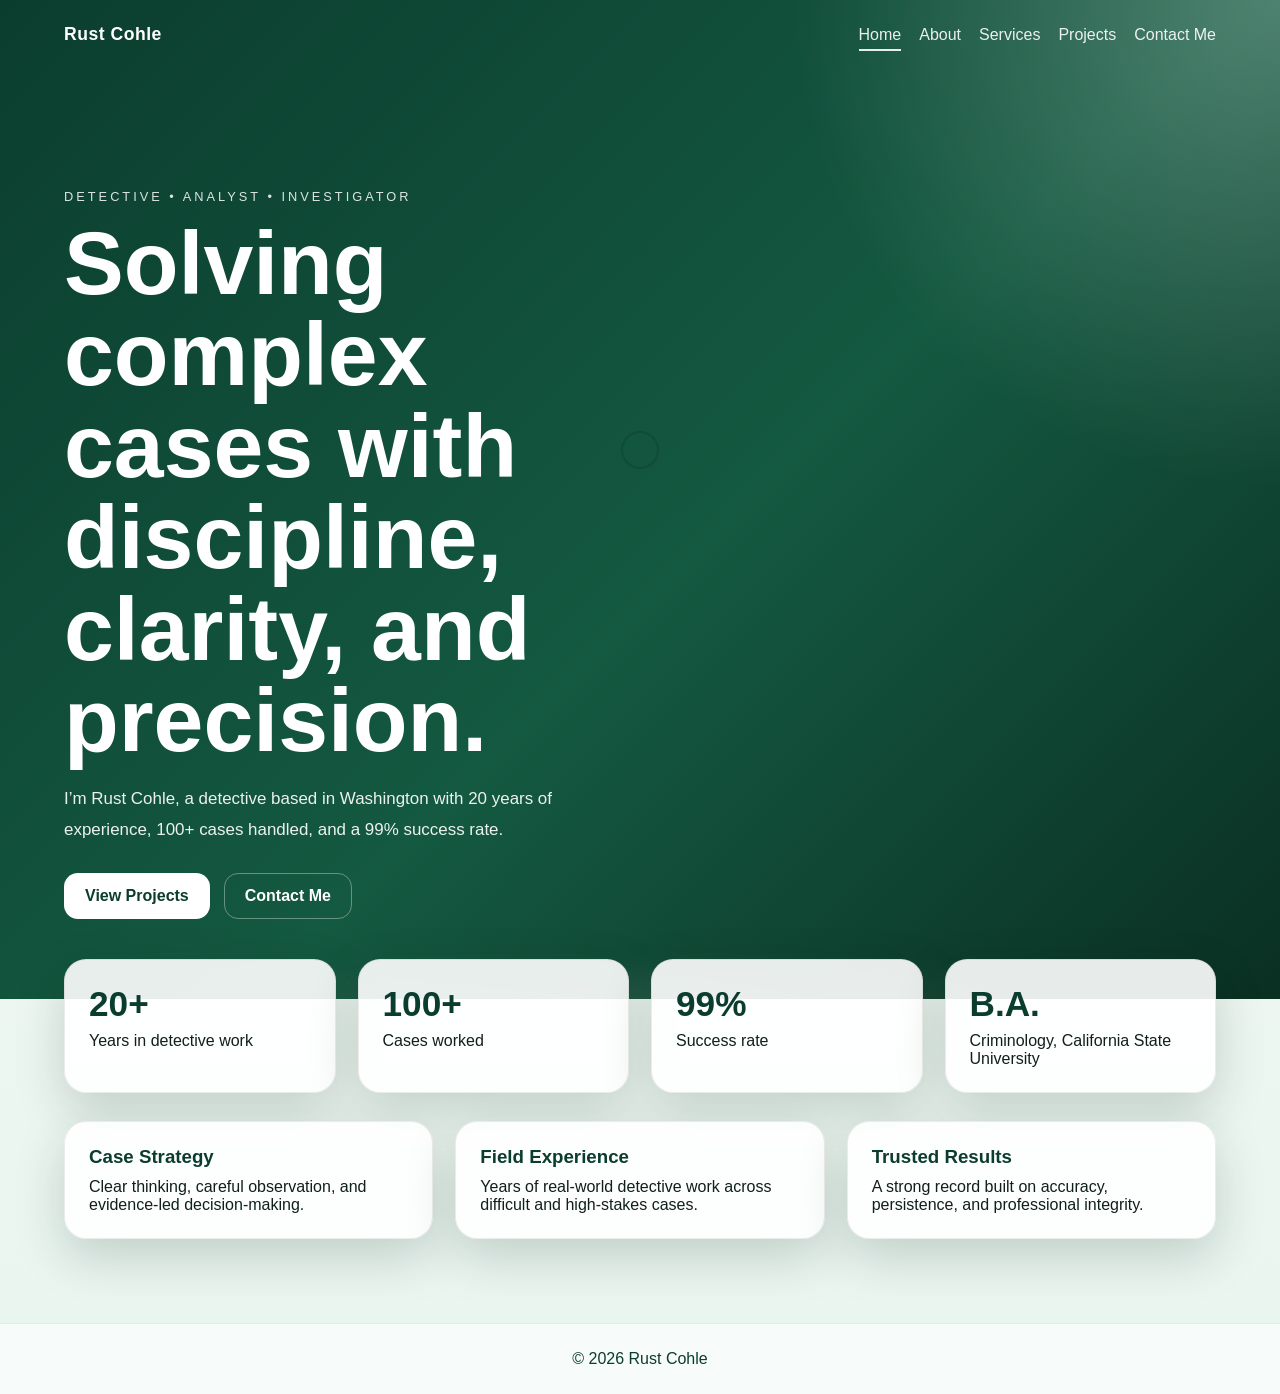
<file: index.html>
<!DOCTYPE html>
<html lang="en">
<head>
  <meta charset="UTF-8" />
  <meta name="viewport" content="width=device-width, initial-scale=1.0" />
  <title>Rust Cohle | Home</title>
  <link rel="stylesheet" href="style.css" />
</head>
<body>
  <div class="cursor"></div>
  <div class="cursor-follower"></div>

  <header class="site-header">
    <nav class="nav">
      <a class="brand" href="index.html">Rust Cohle</a>
      <button class="menu-toggle" aria-label="Toggle menu">Menu</button>
      <ul class="nav-links">
        <li><a href="index.html" class="active">Home</a></li>
        <li><a href="about.html">About</a></li>
        <li><a href="services.html">Services</a></li>
        <li><a href="projects.html">Projects</a></li>
        <li><a href="contact.html">Contact Me</a></li>
      </ul>
    </nav>

    <section class="hero reveal">
      <p class="eyebrow">Detective • Analyst • Investigator</p>
      <h1>Solving complex cases with discipline, clarity, and precision.</h1>
      <p class="lead">
        I’m Rust Cohle, a detective based in Washington with 20 years of experience, 100+ cases handled, and a 99% success rate.
      </p>
      <div class="hero-actions">
        <a class="btn btn-primary" href="projects.html">View Projects</a>
        <a class="btn btn-secondary" href="contact.html">Contact Me</a>
      </div>
    </section>
  </header>

  <main>
    <section class="stats-grid reveal">
      <article class="stat-card">
        <h2>20+</h2>
        <p>Years in detective work</p>
      </article>
      <article class="stat-card">
        <h2>100+</h2>
        <p>Cases worked</p>
      </article>
      <article class="stat-card">
        <h2>99%</h2>
        <p>Success rate</p>
      </article>
      <article class="stat-card">
        <h2>B.A.</h2>
        <p>Criminology, California State University</p>
      </article>
    </section>

    <section class="feature-grid reveal">
      <article class="feature-card">
        <h3>Case Strategy</h3>
        <p>Clear thinking, careful observation, and evidence-led decision-making.</p>
      </article>
      <article class="feature-card">
        <h3>Field Experience</h3>
        <p>Years of real-world detective work across difficult and high-stakes cases.</p>
      </article>
      <article class="feature-card">
        <h3>Trusted Results</h3>
        <p>A strong record built on accuracy, persistence, and professional integrity.</p>
      </article>
    </section>
  </main>

  <footer class="footer">
    <p>© 2026 Rust Cohle</p>
  </footer>

  <script src="main.js"></script>
</body>
</html>
</file>
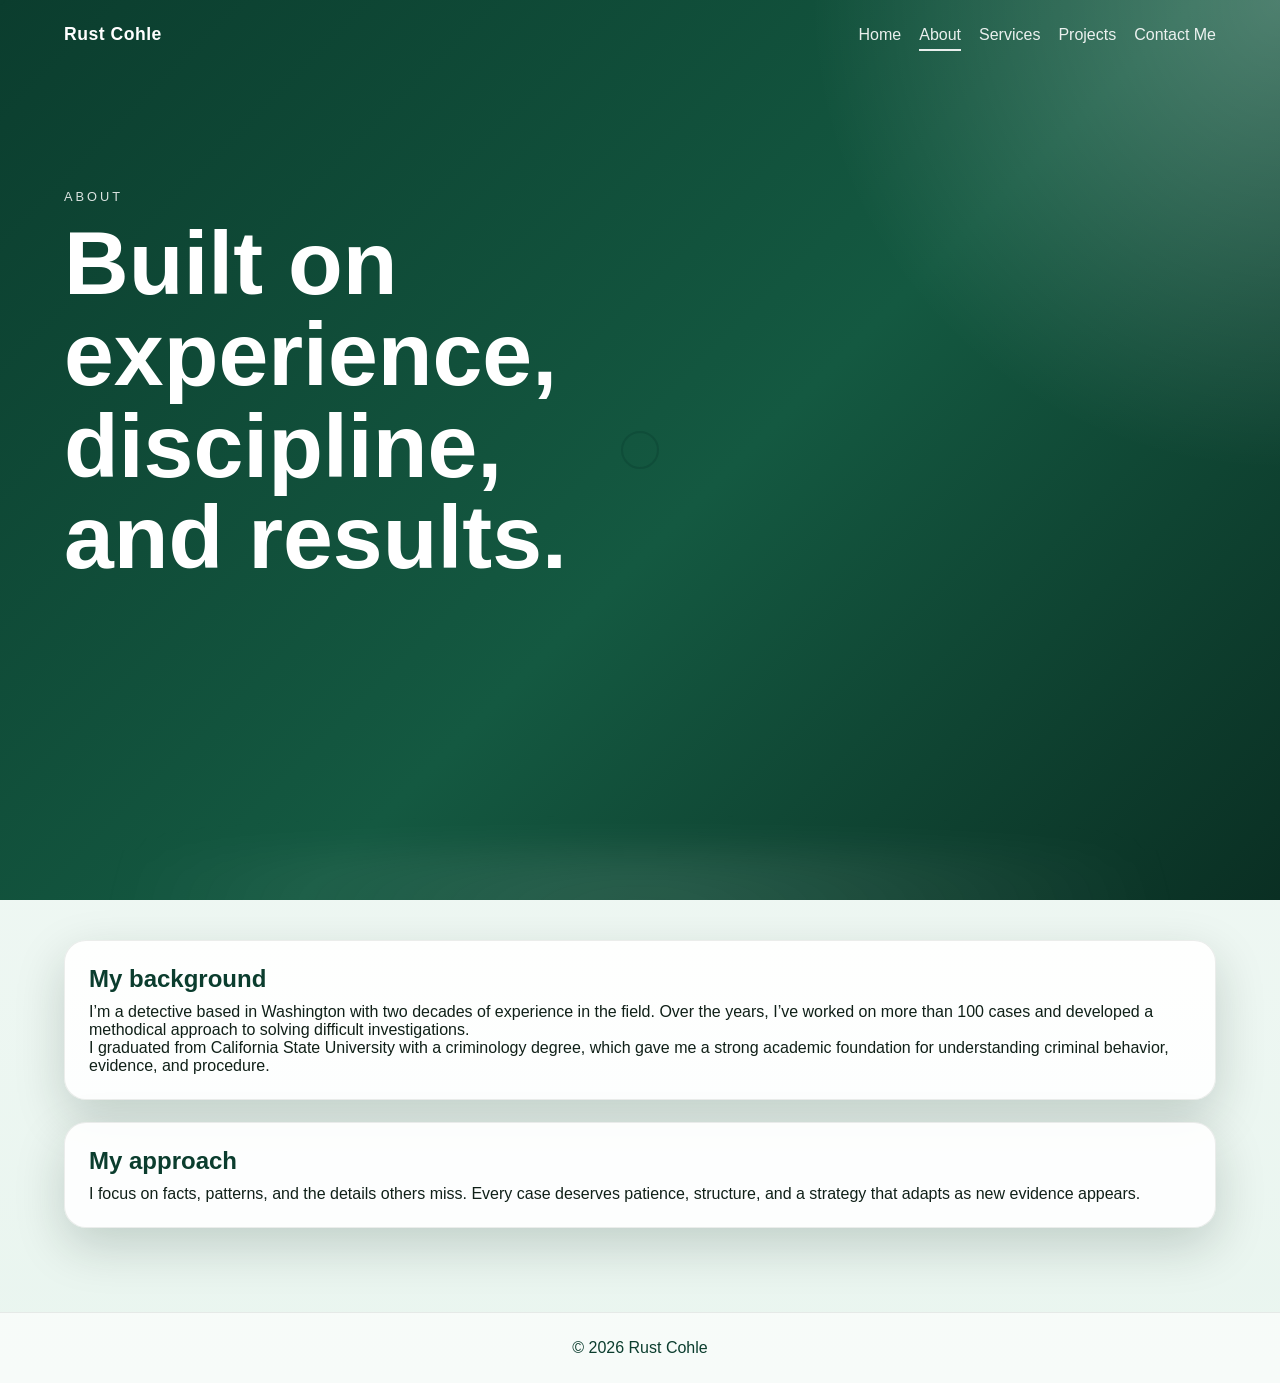
<file: about.html>
<!DOCTYPE html>
<html lang="en">
<head>
  <meta charset="UTF-8" />
  <meta name="viewport" content="width=device-width, initial-scale=1.0" />
  <title>Rust Cohle | About</title>
  <link rel="stylesheet" href="style.css" />
</head>
<body>
  <div class="cursor"></div>
  <div class="cursor-follower"></div>

  <header class="page-header">
    <nav class="nav">
      <a class="brand" href="index.html">Rust Cohle</a>
      <button class="menu-toggle" aria-label="Toggle menu">Menu</button>
      <ul class="nav-links">
        <li><a href="index.html">Home</a></li>
        <li><a href="about.html" class="active">About</a></li>
        <li><a href="services.html">Services</a></li>
        <li><a href="projects.html">Projects</a></li>
        <li><a href="contact.html">Contact Me</a></li>
      </ul>
    </nav>

    <section class="page-hero reveal">
      <p class="eyebrow">About</p>
      <h1>Built on experience, discipline, and results.</h1>
    </section>
  </header>

  <main class="content-wrap reveal">
    <section class="content-card">
      <h2>My background</h2>
      <p>
        I’m a detective based in Washington with two decades of experience in the field.
        Over the years, I’ve worked on more than 100 cases and developed a methodical approach
        to solving difficult investigations.
      </p>
      <p>
        I graduated from California State University with a criminology degree, which gave me
        a strong academic foundation for understanding criminal behavior, evidence, and procedure.
      </p>
    </section>

    <section class="content-card">
      <h2>My approach</h2>
      <p>
        I focus on facts, patterns, and the details others miss. Every case deserves patience,
        structure, and a strategy that adapts as new evidence appears.
      </p>
    </section>
  </main>

  <footer class="footer">
    <p>© 2026 Rust Cohle</p>
  </footer>

  <script src="main.js"></script>
</body>
</html>
</file>
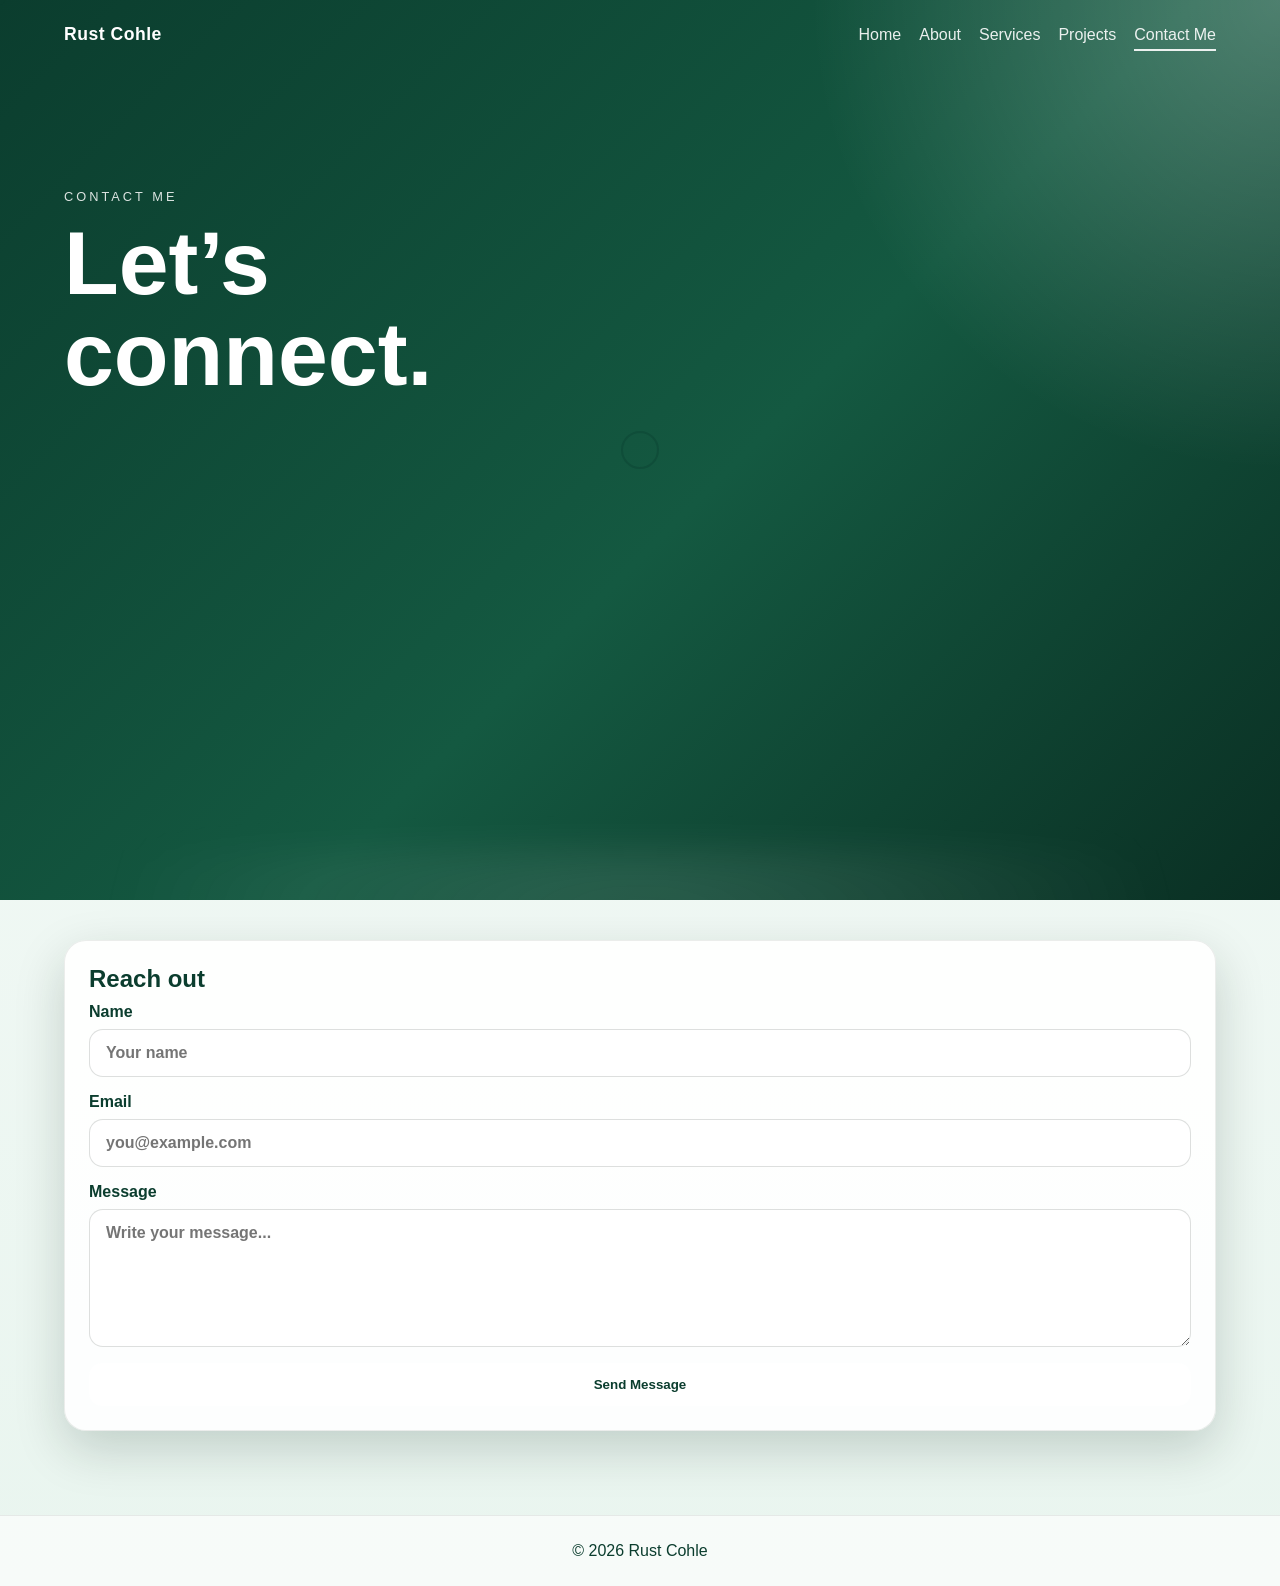
<file: contact.html>
<!DOCTYPE html>
<html lang="en">
<head>
  <meta charset="UTF-8" />
  <meta name="viewport" content="width=device-width, initial-scale=1.0" />
  <title>Rust Cohle | Contact Me</title>
  <link rel="stylesheet" href="style.css" />
</head>
<body>
  <div class="cursor"></div>
  <div class="cursor-follower"></div>

  <header class="page-header">
    <nav class="nav">
      <a class="brand" href="index.html">Rust Cohle</a>
      <button class="menu-toggle" aria-label="Toggle menu">Menu</button>
      <ul class="nav-links">
        <li><a href="index.html">Home</a></li>
        <li><a href="about.html">About</a></li>
        <li><a href="services.html">Services</a></li>
        <li><a href="projects.html">Projects</a></li>
        <li><a href="contact.html" class="active">Contact Me</a></li>
      </ul>
    </nav>

    <section class="page-hero reveal">
      <p class="eyebrow">Contact Me</p>
      <h1>Let’s connect.</h1>
    </section>
  </header>

  <main class="content-wrap reveal">
    <section class="content-card">
      <h2>Reach out</h2>
      <form class="contact-form">
        <label>
          Name
          <input type="text" placeholder="Your name" />
        </label>
        <label>
          Email
          <input type="email" placeholder="you@example.com" />
        </label>
        <label>
          Message
          <textarea rows="6" placeholder="Write your message..."></textarea>
        </label>
        <button type="button" class="btn btn-primary">Send Message</button>
      </form>
    </section>
  </main>

  <footer class="footer">
    <p>© 2026 Rust Cohle</p>
  </footer>

  <script src="main.js"></script>
</body>
</html>
</file>
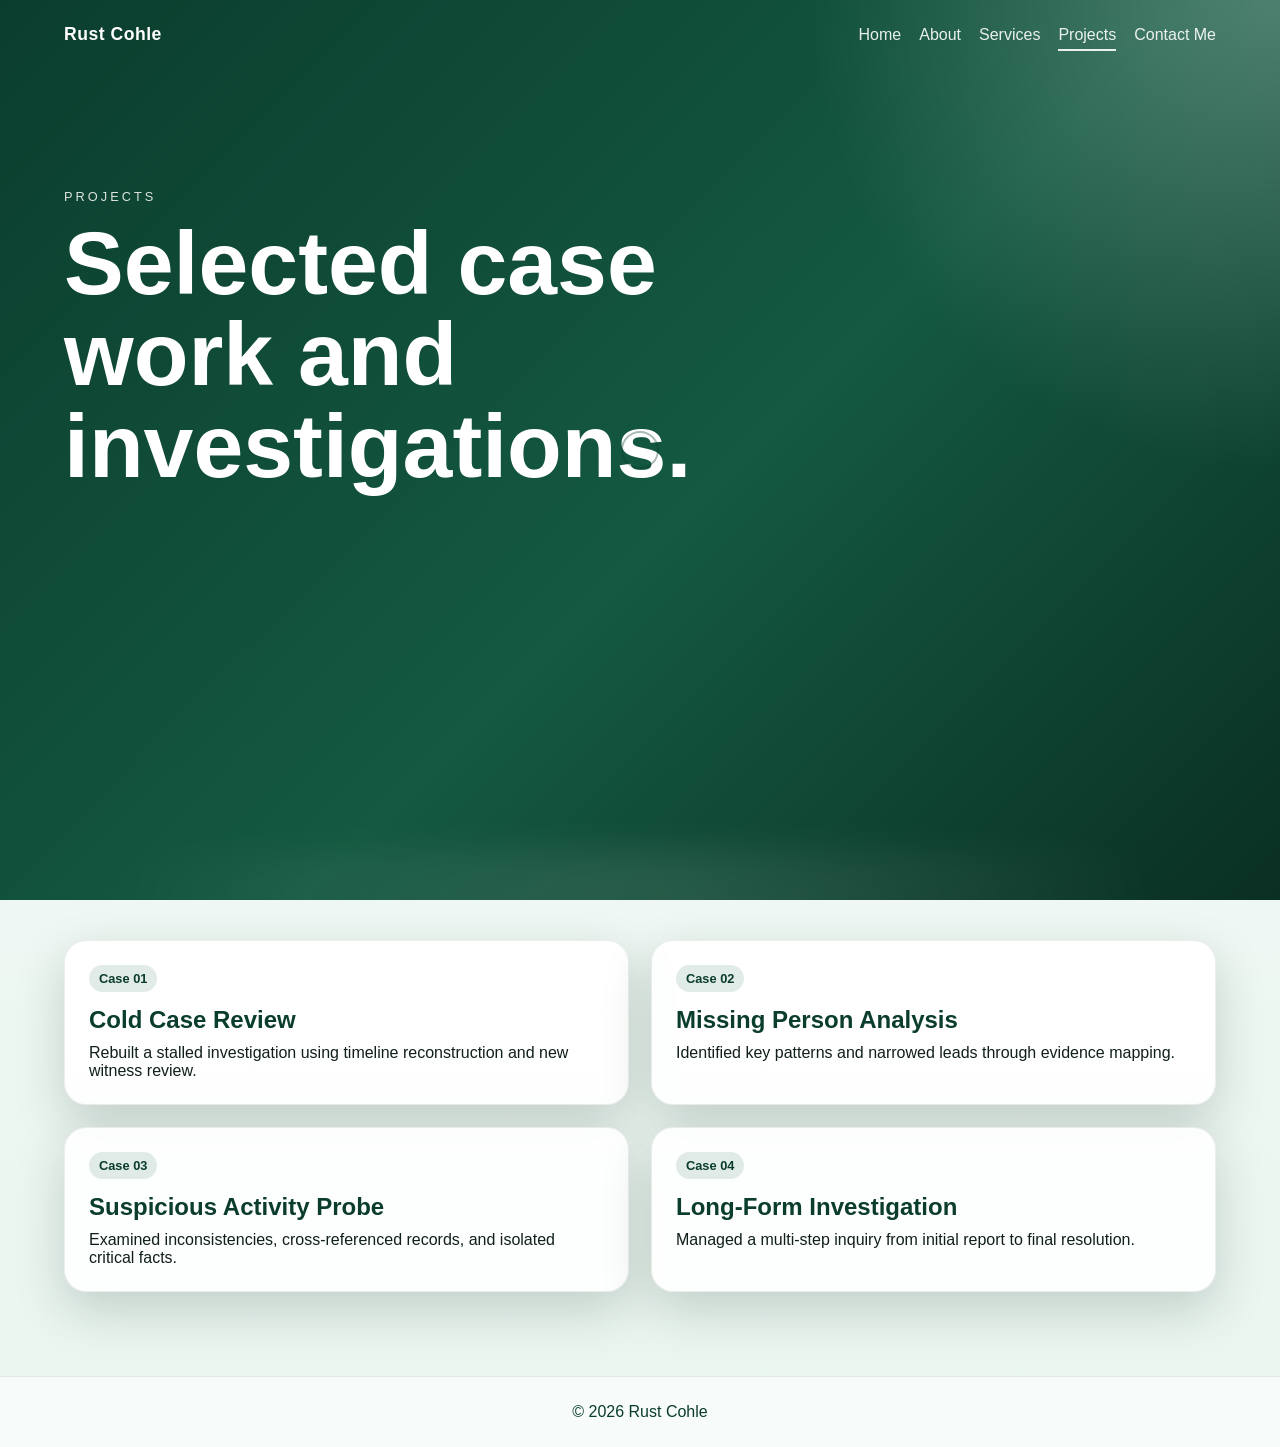
<file: projects.html>
<!DOCTYPE html>
<html lang="en">
<head>
  <meta charset="UTF-8" />
  <meta name="viewport" content="width=device-width, initial-scale=1.0" />
  <title>Rust Cohle | Projects</title>
  <link rel="stylesheet" href="style.css" />
</head>
<body>
  <div class="cursor"></div>
  <div class="cursor-follower"></div>

  <header class="page-header">
    <nav class="nav">
      <a class="brand" href="index.html">Rust Cohle</a>
      <button class="menu-toggle" aria-label="Toggle menu">Menu</button>
      <ul class="nav-links">
        <li><a href="index.html">Home</a></li>
        <li><a href="about.html">About</a></li>
        <li><a href="services.html">Services</a></li>
        <li><a href="projects.html" class="active">Projects</a></li>
        <li><a href="contact.html">Contact Me</a></li>
      </ul>
    </nav>

    <section class="page-hero reveal">
      <p class="eyebrow">Projects</p>
      <h1>Selected case work and investigations.</h1>
    </section>
  </header>

  <main class="content-wrap reveal">
    <section class="project-grid">
      <article class="content-card project-card">
        <span class="tag">Case 01</span>
        <h2>Cold Case Review</h2>
        <p>Rebuilt a stalled investigation using timeline reconstruction and new witness review.</p>
      </article>
      <article class="content-card project-card">
        <span class="tag">Case 02</span>
        <h2>Missing Person Analysis</h2>
        <p>Identified key patterns and narrowed leads through evidence mapping.</p>
      </article>
      <article class="content-card project-card">
        <span class="tag">Case 03</span>
        <h2>Suspicious Activity Probe</h2>
        <p>Examined inconsistencies, cross-referenced records, and isolated critical facts.</p>
      </article>
      <article class="content-card project-card">
        <span class="tag">Case 04</span>
        <h2>Long-Form Investigation</h2>
        <p>Managed a multi-step inquiry from initial report to final resolution.</p>
      </article>
    </section>
  </main>

  <footer class="footer">
    <p>© 2026 Rust Cohle</p>
  </footer>

  <script src="main.js"></script>
</body>
</html>
</file>
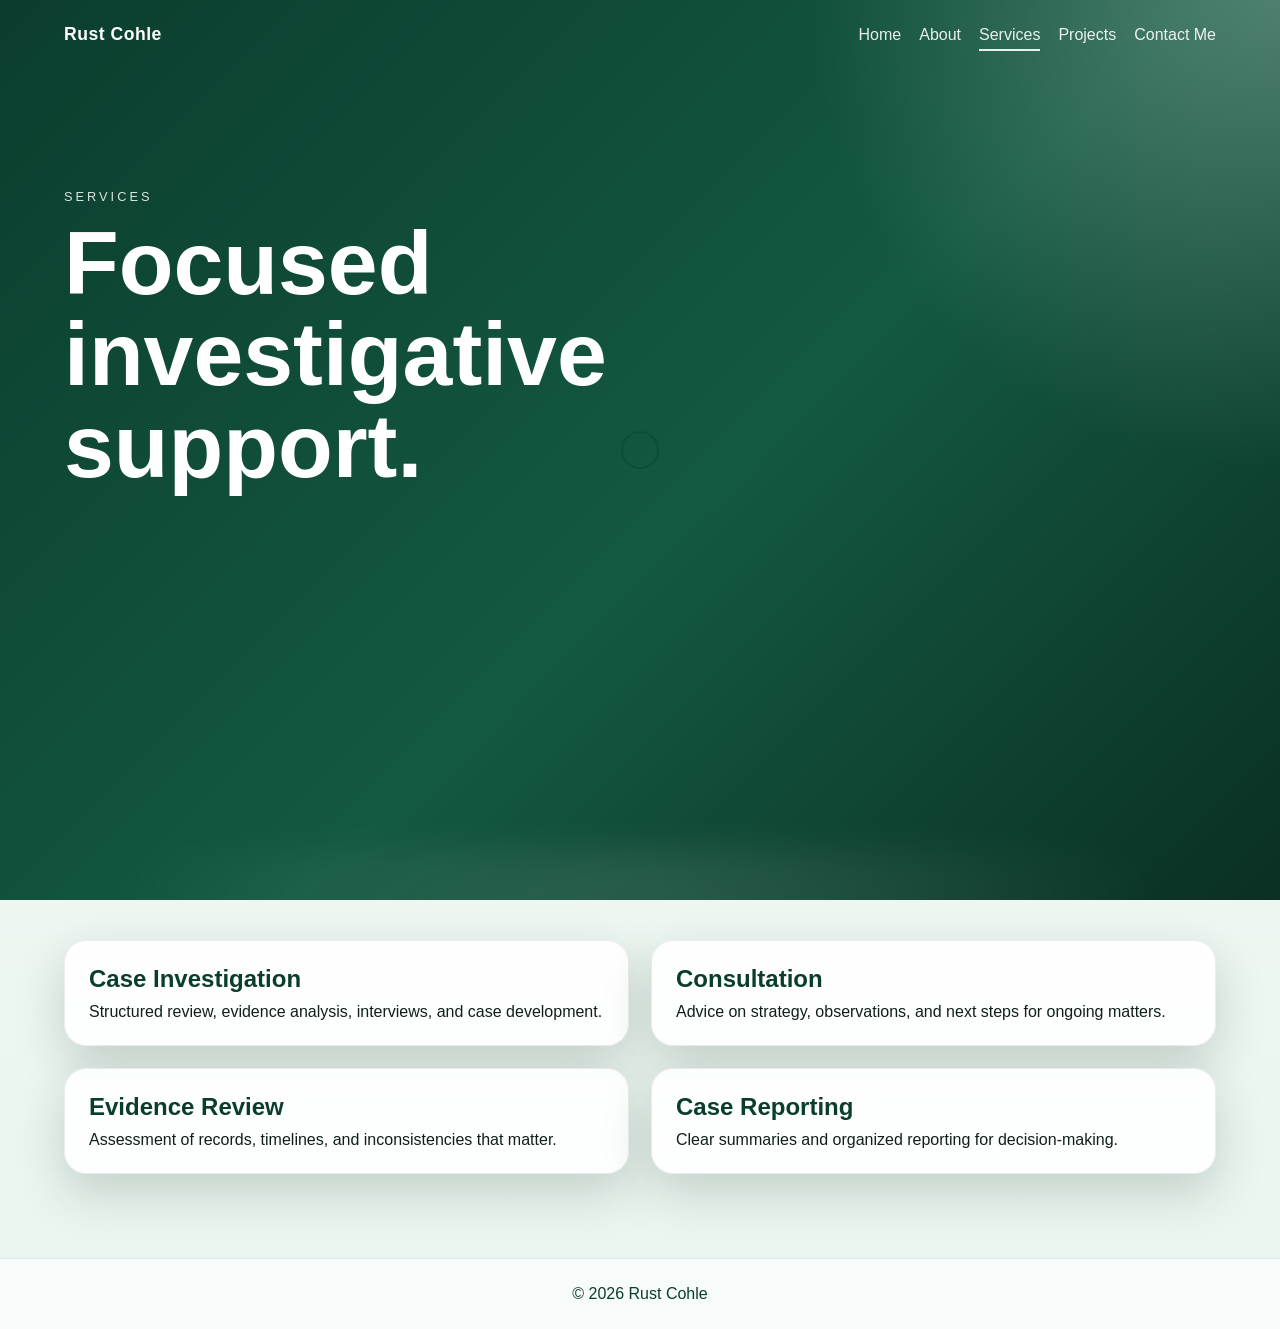
<file: services.html>
<!DOCTYPE html>
<html lang="en">
<head>
  <meta charset="UTF-8" />
  <meta name="viewport" content="width=device-width, initial-scale=1.0" />
  <title>Rust Cohle | Services</title>
  <link rel="stylesheet" href="style.css" />
</head>
<body>
  <div class="cursor"></div>
  <div class="cursor-follower"></div>

  <header class="page-header">
    <nav class="nav">
      <a class="brand" href="index.html">Rust Cohle</a>
      <button class="menu-toggle" aria-label="Toggle menu">Menu</button>
      <ul class="nav-links">
        <li><a href="index.html">Home</a></li>
        <li><a href="about.html">About</a></li>
        <li><a href="services.html" class="active">Services</a></li>
        <li><a href="projects.html">Projects</a></li>
        <li><a href="contact.html">Contact Me</a></li>
      </ul>
    </nav>

    <section class="page-hero reveal">
      <p class="eyebrow">Services</p>
      <h1>Focused investigative support.</h1>
    </section>
  </header>

  <main class="content-wrap reveal">
    <section class="service-grid">
      <article class="content-card service-card">
        <h2>Case Investigation</h2>
        <p>Structured review, evidence analysis, interviews, and case development.</p>
      </article>
      <article class="content-card service-card">
        <h2>Consultation</h2>
        <p>Advice on strategy, observations, and next steps for ongoing matters.</p>
      </article>
      <article class="content-card service-card">
        <h2>Evidence Review</h2>
        <p>Assessment of records, timelines, and inconsistencies that matter.</p>
      </article>
      <article class="content-card service-card">
        <h2>Case Reporting</h2>
        <p>Clear summaries and organized reporting for decision-making.</p>
      </article>
    </section>
  </main>

  <footer class="footer">
    <p>© 2026 Rust Cohle</p>
  </footer>

  <script src="main.js"></script>
</body>
</html>
</file>
<file: style.css>
:root{
  --green:#0b3d2e;
  --green-2:#145941;
  --white:#ffffff;
  --mint:#e9f5ef;
  --text:#102018;
  --shadow:0 18px 50px rgba(6, 31, 22, .18);
}

*{box-sizing:border-box;margin:0;padding:0}
html{scroll-behavior:smooth}
body{
  font-family: Inter, Arial, sans-serif;
  background: linear-gradient(180deg, #f7fbf9 0%, var(--mint) 100%);
  color:var(--text);
  overflow-x:hidden;
  cursor:none;
}

a, button, input, textarea { cursor:none; }

a{text-decoration:none;color:inherit}
img{max-width:100%;display:block}

.cursor,.cursor-follower{
  position:fixed; top:0; left:0; pointer-events:none; z-index:9999;
  border-radius:50%; transform:translate(-50%,-50%);
}
.cursor{
  width:10px;height:10px;background:var(--green);
}
.cursor-follower{
  width:38px;height:38px;border:2px solid rgba(11,61,46,.35);
  transition:transform .12s ease, width .2s ease, height .2s ease, background .2s ease;
}

.site-header,.page-header{
  min-height:100vh;
  background:
    radial-gradient(circle at top right, rgba(255,255,255,.25), transparent 30%),
    linear-gradient(135deg, var(--green) 0%, var(--green-2) 55%, #0a2f23 100%);
  color:var(--white);
  position:relative;
  overflow:hidden;
}
.site-header::after,.page-header::after{
  content:"";
  position:absolute; inset:auto -20% -30% -20%;
  height:320px;
  background: radial-gradient(circle, rgba(255,255,255,.12), transparent 60%);
  filter: blur(18px);
}

.nav{
  max-width:1200px;margin:0 auto;padding:24px;
  display:flex;align-items:center;justify-content:space-between;gap:20px;position:relative;z-index:2;
}
.brand{font-weight:800;letter-spacing:.5px;font-size:1.1rem}
.nav-links{list-style:none;display:flex;gap:18px;align-items:center}
.nav-links a{opacity:.9;position:relative;padding:8px 0}
.nav-links a::after{
  content:"";position:absolute;left:0;bottom:0;width:100%;height:2px;
  background:var(--white);transform:scaleX(0);transform-origin:left;transition:transform .25s ease;
}
.nav-links a:hover::after,.nav-links a.active::after{transform:scaleX(1)}
.menu-toggle{display:none;background:rgba(255,255,255,.12);border:1px solid rgba(255,255,255,.2);color:var(--white);padding:10px 14px;border-radius:12px}

.hero,.page-hero{
  max-width:1200px;margin:0 auto;padding:120px 24px 80px;position:relative;z-index:2;
}
.eyebrow{
  text-transform:uppercase;letter-spacing:3px;font-size:.8rem;opacity:.85;margin-bottom:14px
}
.hero h1,.page-hero h1{
  font-size:clamp(2.8rem,7vw,5.8rem);line-height:1.02;max-width:12ch;margin-bottom:18px
}
.lead{max-width:58ch;font-size:1.06rem;line-height:1.8;opacity:.92;margin-bottom:28px}
.hero-actions{display:flex;gap:14px;flex-wrap:wrap}

.btn{
  display:inline-flex;align-items:center;justify-content:center;
  padding:13px 20px;border-radius:14px;border:1px solid transparent;
  font-weight:700;transition:transform .25s ease, box-shadow .25s ease, background .25s ease;
}
.btn:hover{transform:translateY(-3px) scale(1.02);box-shadow:var(--shadow)}
.btn-primary{background:var(--white);color:var(--green)}
.btn-secondary{background:transparent;color:var(--white);border-color:rgba(255,255,255,.35)}

main{max-width:1200px;margin:0 auto;padding:0 24px 84px}
.stats-grid,.feature-grid,.service-grid,.project-grid{
  display:grid;gap:22px;margin-top:-40px;position:relative;z-index:3
}
.stats-grid{grid-template-columns:repeat(4,1fr)}
.feature-grid{grid-template-columns:repeat(3,1fr);margin-top:28px}
.service-grid,.project-grid{grid-template-columns:repeat(2,1fr);margin-top:0}
.stat-card,.feature-card,.content-card{
  background:rgba(255,255,255,.9);
  border:1px solid rgba(16,32,24,.08);
  border-radius:22px;
  padding:24px;
  box-shadow:var(--shadow);
  transition:transform .28s ease, box-shadow .28s ease;
}
.stat-card:hover,.feature-card:hover,.content-card:hover{
  transform:translateY(-6px);
  box-shadow:0 24px 60px rgba(6,31,22,.22);
}
.stat-card h2{font-size:2.2rem;color:var(--green);margin-bottom:8px}
.feature-card h3,.content-card h2{color:var(--green);margin-bottom:10px}
.tag{
  display:inline-block;background:rgba(20,89,65,.12);color:var(--green);
  padding:6px 10px;border-radius:999px;font-size:.8rem;font-weight:700;margin-bottom:14px
}
.content-wrap{display:grid;gap:22px;padding-top:40px}
.contact-form{display:grid;gap:16px;margin-top:10px}
label{display:grid;gap:8px;font-weight:700;color:var(--green)}
input,textarea{
  width:100%;padding:14px 16px;border-radius:14px;border:1px solid rgba(16,32,24,.14);
  background:#fff;color:var(--text);font:inherit;outline:none;transition:border-color .2s ease, box-shadow .2s ease;
}
input:focus,textarea:focus{border-color:var(--green-2);box-shadow:0 0 0 4px rgba(20,89,65,.12)}
.footer{
  text-align:center;padding:26px 20px;color:var(--green);
  background:rgba(255,255,255,.65);border-top:1px solid rgba(16,32,24,.08)
}
.reveal{opacity:0;transform:translateY(18px);transition:opacity .7s ease, transform .7s ease}
.reveal.visible{opacity:1;transform:translateY(0)}

@media (max-width: 900px){
  .stats-grid,.feature-grid,.service-grid,.project-grid{grid-template-columns:1fr 1fr}
}
@media (max-width: 720px){
  body{cursor:auto}
  a,button,input,textarea{cursor:auto}
  .cursor,.cursor-follower{display:none}
  .menu-toggle{display:block}
  .nav{position:relative}
  .nav-links{
    display:none;position:absolute;right:24px;top:70px;flex-direction:column;
    background:rgba(7,47,35,.96);padding:16px;border-radius:18px;min-width:200px;
    box-shadow:var(--shadow)
  }
  .nav-links.open{display:flex}
  .stats-grid,.feature-grid,.service-grid,.project-grid{grid-template-columns:1fr}
}
</file>
